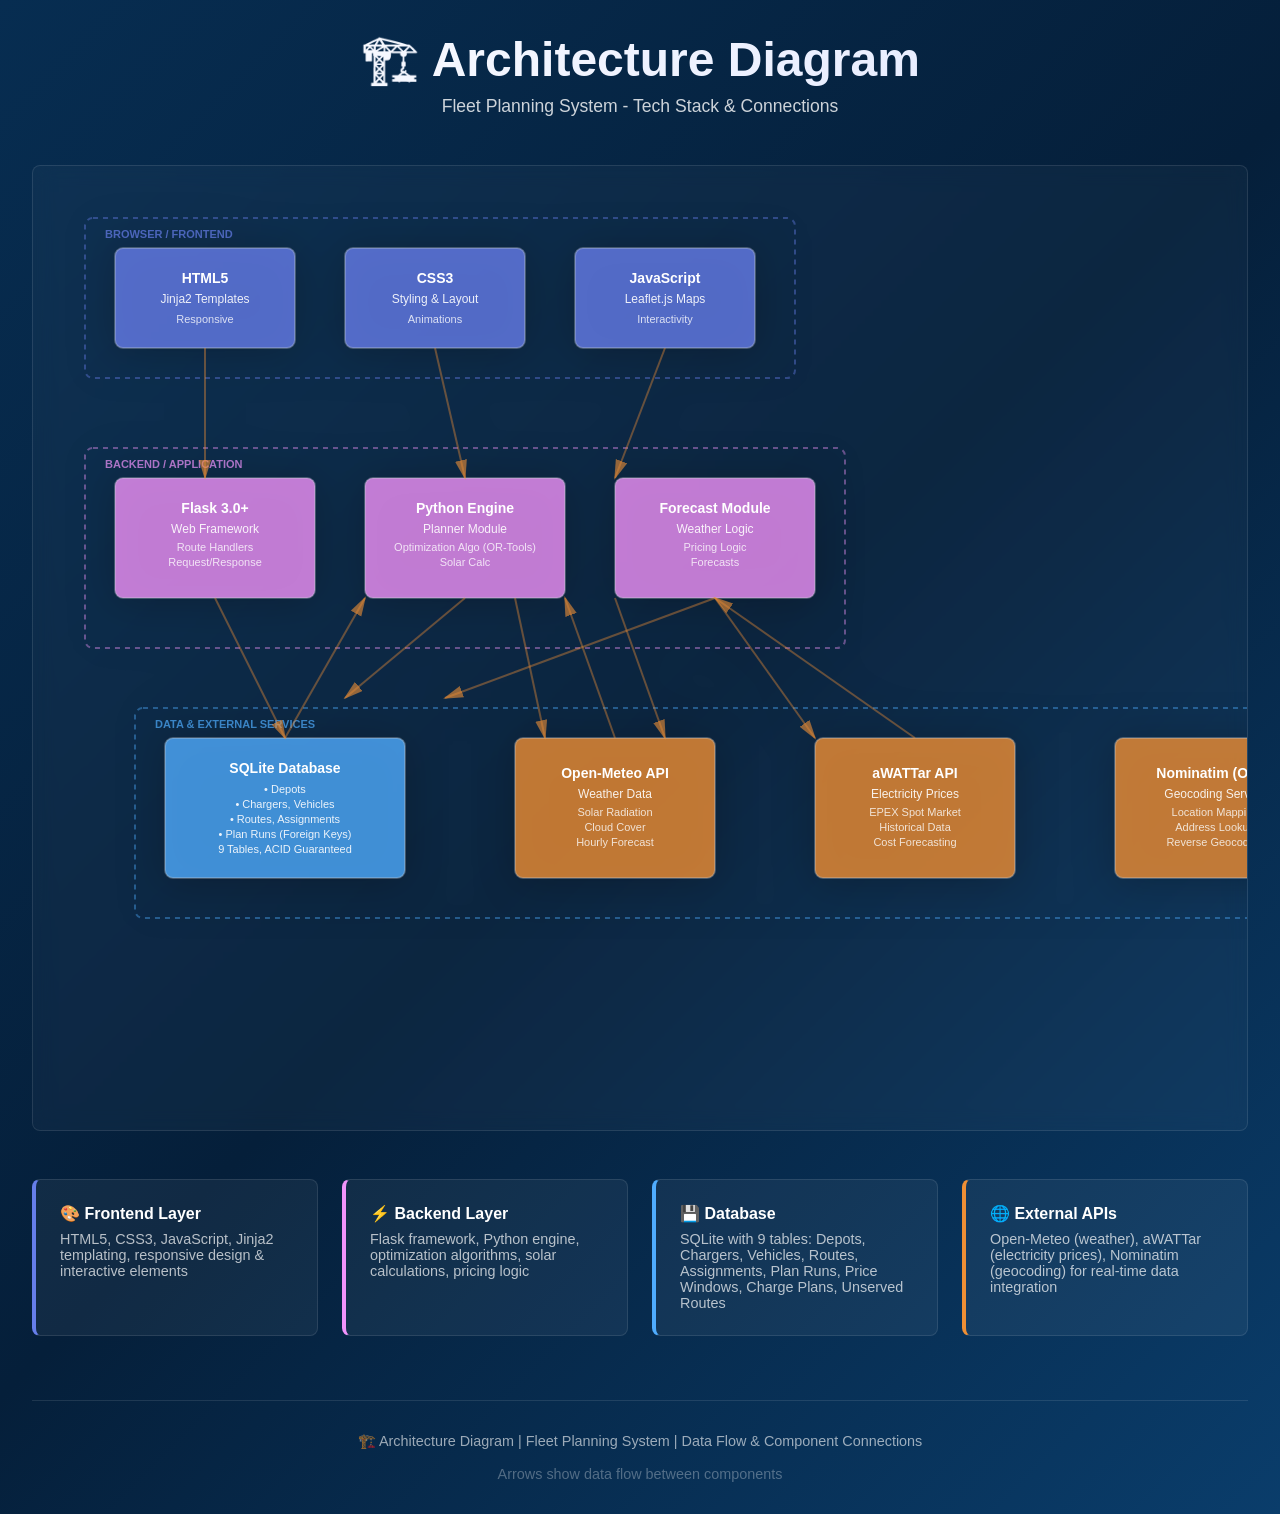
<file: static/tech-stack.html>
<!DOCTYPE html>
<html lang="en">
<head>
    <meta charset="UTF-8">
    <meta name="viewport" content="width=device-width, initial-scale=1.0">
    <title>Tech Stack Architecture - Fleet Planning System</title>
    <style>
        * {
            margin: 0;
            padding: 0;
            box-sizing: border-box;
        }

        body {
            font-family: "Inter", "Outfit", -apple-system, BlinkMacSystemFont, "Segoe UI", sans-serif;
            background: linear-gradient(135deg, #072D51 0%, #051f3a 50%, #0a3d6b 100%);
            min-height: 100vh;
            padding: 2rem;
            color: #fff;
            overflow-x: auto;
        }

        .container {
            max-width: 1600px;
            margin: 0 auto;
        }

        header {
            text-align: center;
            margin-bottom: 3rem;
        }

        h1 {
            font-size: 3rem;
            font-weight: 700;
            margin-bottom: 0.5rem;
            background: linear-gradient(135deg, #fff, #e0e7ff);
            -webkit-background-clip: text;
            -webkit-text-fill-color: transparent;
            background-clip: text;
        }

        .subtitle {
            font-size: 1.1rem;
            color: rgba(255, 255, 255, 0.8);
        }

        .diagram-wrapper {
            background: rgba(255, 255, 255, 0.03);
            backdrop-filter: blur(10px);
            border: 1px solid rgba(255, 255, 255, 0.1);
            border-radius: 8px;
            padding: 2rem;
            overflow-x: auto;
            margin-bottom: 3rem;
        }

        svg {
            display: block;
            margin: 0 auto;
            filter: drop-shadow(0 4px 20px rgba(0, 0, 0, 0.3));
        }

        .node {
            cursor: pointer;
            transition: filter 0.3s ease;
        }

        .node:hover rect {
            filter: brightness(1.2);
        }

        .node text {
            pointer-events: none;
        }

        .connection-line {
            stroke: rgba(239, 143, 53, 0.4);
            stroke-width: 2;
            fill: none;
            marker-end: url(#arrowhead);
        }

        .connection-line:hover {
            stroke: rgba(239, 143, 53, 0.8);
            stroke-width: 3;
        }

        .legend {
            display: grid;
            grid-template-columns: repeat(auto-fit, minmax(200px, 1fr));
            gap: 1.5rem;
            margin-top: 3rem;
        }

        .legend-item {
            background: rgba(255, 255, 255, 0.05);
            border: 1px solid rgba(255, 255, 255, 0.1);
            border-radius: 8px;
            padding: 1.5rem;
            border-left: 4px solid;
        }

        .legend-item.frontend {
            border-left-color: #667eea;
        }

        .legend-item.backend {
            border-left-color: #f093fb;
        }

        .legend-item.database {
            border-left-color: #4facfe;
        }

        .legend-item.external {
            border-left-color: #ef8f35;
        }

        .legend-title {
            font-weight: 600;
            margin-bottom: 0.5rem;
        }

        .legend-desc {
            font-size: 0.9rem;
            color: rgba(255, 255, 255, 0.7);
        }

        footer {
            text-align: center;
            margin-top: 4rem;
            padding-top: 2rem;
            border-top: 1px solid rgba(255, 255, 255, 0.1);
            color: rgba(255, 255, 255, 0.6);
            font-size: 0.9rem;
        }

        @media (max-width: 768px) {
            h1 {
                font-size: 1.8rem;
            }

            .diagram-wrapper {
                padding: 1rem;
            }

            svg {
                width: 100%;
                height: auto;
            }
        }
    </style>
</head>
<body>
    <div class="container">
        <header>
            <h1>🏗️ Architecture Diagram</h1>
            <p class="subtitle">Fleet Planning System - Tech Stack & Connections</p>
        </header>

        <div class="diagram-wrapper">
            <svg width="1400" height="900" viewBox="0 0 1400 900">
                <defs>
                    <marker id="arrowhead" markerWidth="10" markerHeight="10" refX="9" refY="3" orient="auto">
                        <polygon points="0 0, 10 3, 0 6" fill="rgba(239, 143, 53, 0.6)" />
                    </marker>
                </defs>

                <!-- Frontend Layer -->
                <g class="node">
                    <rect x="50" y="50" width="180" height="100" rx="8" fill="#667eea" opacity="0.8" stroke="rgba(255,255,255,0.3)" stroke-width="2"/>
                    <text x="140" y="85" text-anchor="middle" font-weight="bold" font-size="14" fill="white">HTML5</text>
                    <text x="140" y="105" text-anchor="middle" font-size="12" fill="rgba(255,255,255,0.9)">Jinja2 Templates</text>
                    <text x="140" y="125" text-anchor="middle" font-size="11" fill="rgba(255,255,255,0.8)">Responsive</text>
                </g>

                <g class="node">
                    <rect x="280" y="50" width="180" height="100" rx="8" fill="#667eea" opacity="0.8" stroke="rgba(255,255,255,0.3)" stroke-width="2"/>
                    <text x="370" y="85" text-anchor="middle" font-weight="bold" font-size="14" fill="white">CSS3</text>
                    <text x="370" y="105" text-anchor="middle" font-size="12" fill="rgba(255,255,255,0.9)">Styling & Layout</text>
                    <text x="370" y="125" text-anchor="middle" font-size="11" fill="rgba(255,255,255,0.8)">Animations</text>
                </g>

                <g class="node">
                    <rect x="510" y="50" width="180" height="100" rx="8" fill="#667eea" opacity="0.8" stroke="rgba(255,255,255,0.3)" stroke-width="2"/>
                    <text x="600" y="85" text-anchor="middle" font-weight="bold" font-size="14" fill="white">JavaScript</text>
                    <text x="600" y="105" text-anchor="middle" font-size="12" fill="rgba(255,255,255,0.9)">Leaflet.js Maps</text>
                    <text x="600" y="125" text-anchor="middle" font-size="11" fill="rgba(255,255,255,0.8)">Interactivity</text>
                </g>

                <!-- Browser Container -->
                <rect x="20" y="20" width="710" height="160" rx="8" fill="none" stroke="rgba(102, 126, 234, 0.4)" stroke-width="2" stroke-dasharray="5,5"/>
                <text x="40" y="40" font-size="11" fill="rgba(102, 126, 234, 0.7)" font-weight="600" text-transform="uppercase">BROWSER / FRONTEND</text>

                <!-- Flask Backend -->
                <g class="node">
                    <rect x="50" y="280" width="200" height="120" rx="8" fill="#f093fb" opacity="0.8" stroke="rgba(255,255,255,0.3)" stroke-width="2"/>
                    <text x="150" y="315" text-anchor="middle" font-weight="bold" font-size="14" fill="white">Flask 3.0+</text>
                    <text x="150" y="335" text-anchor="middle" font-size="12" fill="rgba(255,255,255,0.9)">Web Framework</text>
                    <text x="150" y="353" text-anchor="middle" font-size="11" fill="rgba(255,255,255,0.8)">Route Handlers</text>
                    <text x="150" y="368" text-anchor="middle" font-size="11" fill="rgba(255,255,255,0.8)">Request/Response</text>
                </g>

                <!-- Python Engine -->
                <g class="node">
                    <rect x="300" y="280" width="200" height="120" rx="8" fill="#f093fb" opacity="0.8" stroke="rgba(255,255,255,0.3)" stroke-width="2"/>
                    <text x="400" y="315" text-anchor="middle" font-weight="bold" font-size="14" fill="white">Python Engine</text>
                    <text x="400" y="335" text-anchor="middle" font-size="12" fill="rgba(255,255,255,0.9)">Planner Module</text>
                    <text x="400" y="353" text-anchor="middle" font-size="11" fill="rgba(255,255,255,0.8)">Optimization Algo (OR-Tools)</text>
                    <text x="400" y="368" text-anchor="middle" font-size="11" fill="rgba(255,255,255,0.8)">Solar Calc</text>
                </g>

                <!-- Forecast Module -->
                <g class="node">
                    <rect x="550" y="280" width="200" height="120" rx="8" fill="#f093fb" opacity="0.8" stroke="rgba(255,255,255,0.3)" stroke-width="2"/>
                    <text x="650" y="315" text-anchor="middle" font-weight="bold" font-size="14" fill="white">Forecast Module</text>
                    <text x="650" y="335" text-anchor="middle" font-size="12" fill="rgba(255,255,255,0.9)">Weather Logic</text>
                    <text x="650" y="353" text-anchor="middle" font-size="11" fill="rgba(255,255,255,0.8)">Pricing Logic</text>
                    <text x="650" y="368" text-anchor="middle" font-size="11" fill="rgba(255,255,255,0.8)">Forecasts</text>
                </g>

                <!-- Backend Container -->
                <rect x="20" y="250" width="760" height="200" rx="8" fill="none" stroke="rgba(240, 147, 251, 0.4)" stroke-width="2" stroke-dasharray="5,5"/>
                <text x="40" y="270" font-size="11" fill="rgba(240, 147, 251, 0.7)" font-weight="600" text-transform="uppercase">BACKEND / APPLICATION</text>

                <!-- SQLite Database -->
                <g class="node">
                    <rect x="100" y="540" width="240" height="140" rx="8" fill="#4facfe" opacity="0.8" stroke="rgba(255,255,255,0.3)" stroke-width="2"/>
                    <text x="220" y="575" text-anchor="middle" font-weight="bold" font-size="14" fill="white">SQLite Database</text>
                    <text x="220" y="595" text-anchor="middle" font-size="11" fill="rgba(255,255,255,0.9)">• Depots</text>
                    <text x="220" y="610" text-anchor="middle" font-size="11" fill="rgba(255,255,255,0.9)">• Chargers, Vehicles</text>
                    <text x="220" y="625" text-anchor="middle" font-size="11" fill="rgba(255,255,255,0.9)">• Routes, Assignments</text>
                    <text x="220" y="640" text-anchor="middle" font-size="11" fill="rgba(255,255,255,0.9)">• Plan Runs (Foreign Keys)</text>
                    <text x="220" y="655" text-anchor="middle" font-size="11" fill="rgba(255,255,255,0.9)">9 Tables, ACID Guaranteed</text>
                </g>

                <!-- External APIs -->
                <g class="node">
                    <rect x="450" y="540" width="200" height="140" rx="8" fill="#ef8f35" opacity="0.8" stroke="rgba(255,255,255,0.3)" stroke-width="2"/>
                    <text x="550" y="580" text-anchor="middle" font-weight="bold" font-size="14" fill="white">Open-Meteo API</text>
                    <text x="550" y="600" text-anchor="middle" font-size="12" fill="rgba(255,255,255,0.9)">Weather Data</text>
                    <text x="550" y="618" text-anchor="middle" font-size="11" fill="rgba(255,255,255,0.8)">Solar Radiation</text>
                    <text x="550" y="633" text-anchor="middle" font-size="11" fill="rgba(255,255,255,0.8)">Cloud Cover</text>
                    <text x="550" y="648" text-anchor="middle" font-size="11" fill="rgba(255,255,255,0.8)">Hourly Forecast</text>
                </g>

                <g class="node">
                    <rect x="750" y="540" width="200" height="140" rx="8" fill="#ef8f35" opacity="0.8" stroke="rgba(255,255,255,0.3)" stroke-width="2"/>
                    <text x="850" y="580" text-anchor="middle" font-weight="bold" font-size="14" fill="white">aWATTar API</text>
                    <text x="850" y="600" text-anchor="middle" font-size="12" fill="rgba(255,255,255,0.9)">Electricity Prices</text>
                    <text x="850" y="618" text-anchor="middle" font-size="11" fill="rgba(255,255,255,0.8)">EPEX Spot Market</text>
                    <text x="850" y="633" text-anchor="middle" font-size="11" fill="rgba(255,255,255,0.8)">Historical Data</text>
                    <text x="850" y="648" text-anchor="middle" font-size="11" fill="rgba(255,255,255,0.8)">Cost Forecasting</text>
                </g>

                <g class="node">
                    <rect x="1050" y="540" width="200" height="140" rx="8" fill="#ef8f35" opacity="0.8" stroke="rgba(255,255,255,0.3)" stroke-width="2"/>
                    <text x="1150" y="580" text-anchor="middle" font-weight="bold" font-size="14" fill="white">Nominatim (OSM)</text>
                    <text x="1150" y="600" text-anchor="middle" font-size="12" fill="rgba(255,255,255,0.9)">Geocoding Service</text>
                    <text x="1150" y="618" text-anchor="middle" font-size="11" fill="rgba(255,255,255,0.8)">Location Mapping</text>
                    <text x="1150" y="633" text-anchor="middle" font-size="11" fill="rgba(255,255,255,0.8)">Address Lookup</text>
                    <text x="1150" y="648" text-anchor="middle" font-size="11" fill="rgba(255,255,255,0.8)">Reverse Geocoding</text>
                </g>

                <!-- Data Container -->
                <rect x="70" y="510" width="1200" height="210" rx="8" fill="none" stroke="rgba(79, 172, 254, 0.4)" stroke-width="2" stroke-dasharray="5,5"/>
                <text x="90" y="530" font-size="11" fill="rgba(79, 172, 254, 0.7)" font-weight="600" text-transform="uppercase">DATA & EXTERNAL SERVICES</text>

                <!-- Connection Lines -->
                <!-- Frontend to Backend -->
                <polyline class="connection-line" points="140,150 140,280"/>
                <polyline class="connection-line" points="370,150 400,280"/>
                <polyline class="connection-line" points="600,150 550,280"/>

                <!-- Backend to Database -->
                <polyline class="connection-line" points="150,400 220,540"/>
                <polyline class="connection-line" points="400,400 280,500"/>
                <polyline class="connection-line" points="650,400 380,500"/>

                <!-- Backend to External APIs -->
                <polyline class="connection-line" points="450,400 480,540"/>
                <polyline class="connection-line" points="550,400 600,540"/>
                <polyline class="connection-line" points="650,400 750,540"/>

                <!-- Data Feedback -->
                <polyline class="connection-line" points="220,540 300,400"/>
                <polyline class="connection-line" points="550,540 500,400"/>
                <polyline class="connection-line" points="850,540 650,400"/>
            </svg>
        </div>

        <div class="legend">
            <div class="legend-item frontend">
                <div class="legend-title">🎨 Frontend Layer</div>
                <div class="legend-desc">HTML5, CSS3, JavaScript, Jinja2 templating, responsive design & interactive elements</div>
            </div>
            <div class="legend-item backend">
                <div class="legend-title">⚡ Backend Layer</div>
                <div class="legend-desc">Flask framework, Python engine, optimization algorithms, solar calculations, pricing logic</div>
            </div>
            <div class="legend-item database">
                <div class="legend-title">💾 Database</div>
                <div class="legend-desc">SQLite with 9 tables: Depots, Chargers, Vehicles, Routes, Assignments, Plan Runs, Price Windows, Charge Plans, Unserved Routes</div>
            </div>
            <div class="legend-item external">
                <div class="legend-title">🌐 External APIs</div>
                <div class="legend-desc">Open-Meteo (weather), aWATTar (electricity prices), Nominatim (geocoding) for real-time data integration</div>
            </div>
        </div>

        <footer>
            <p>🏗️ Architecture Diagram | Fleet Planning System | Data Flow & Component Connections</p>
            <p style="margin-top: 1rem; opacity: 0.5;">Arrows show data flow between components</p>
        </footer>
    </div>
</body>
</html>
</file>
